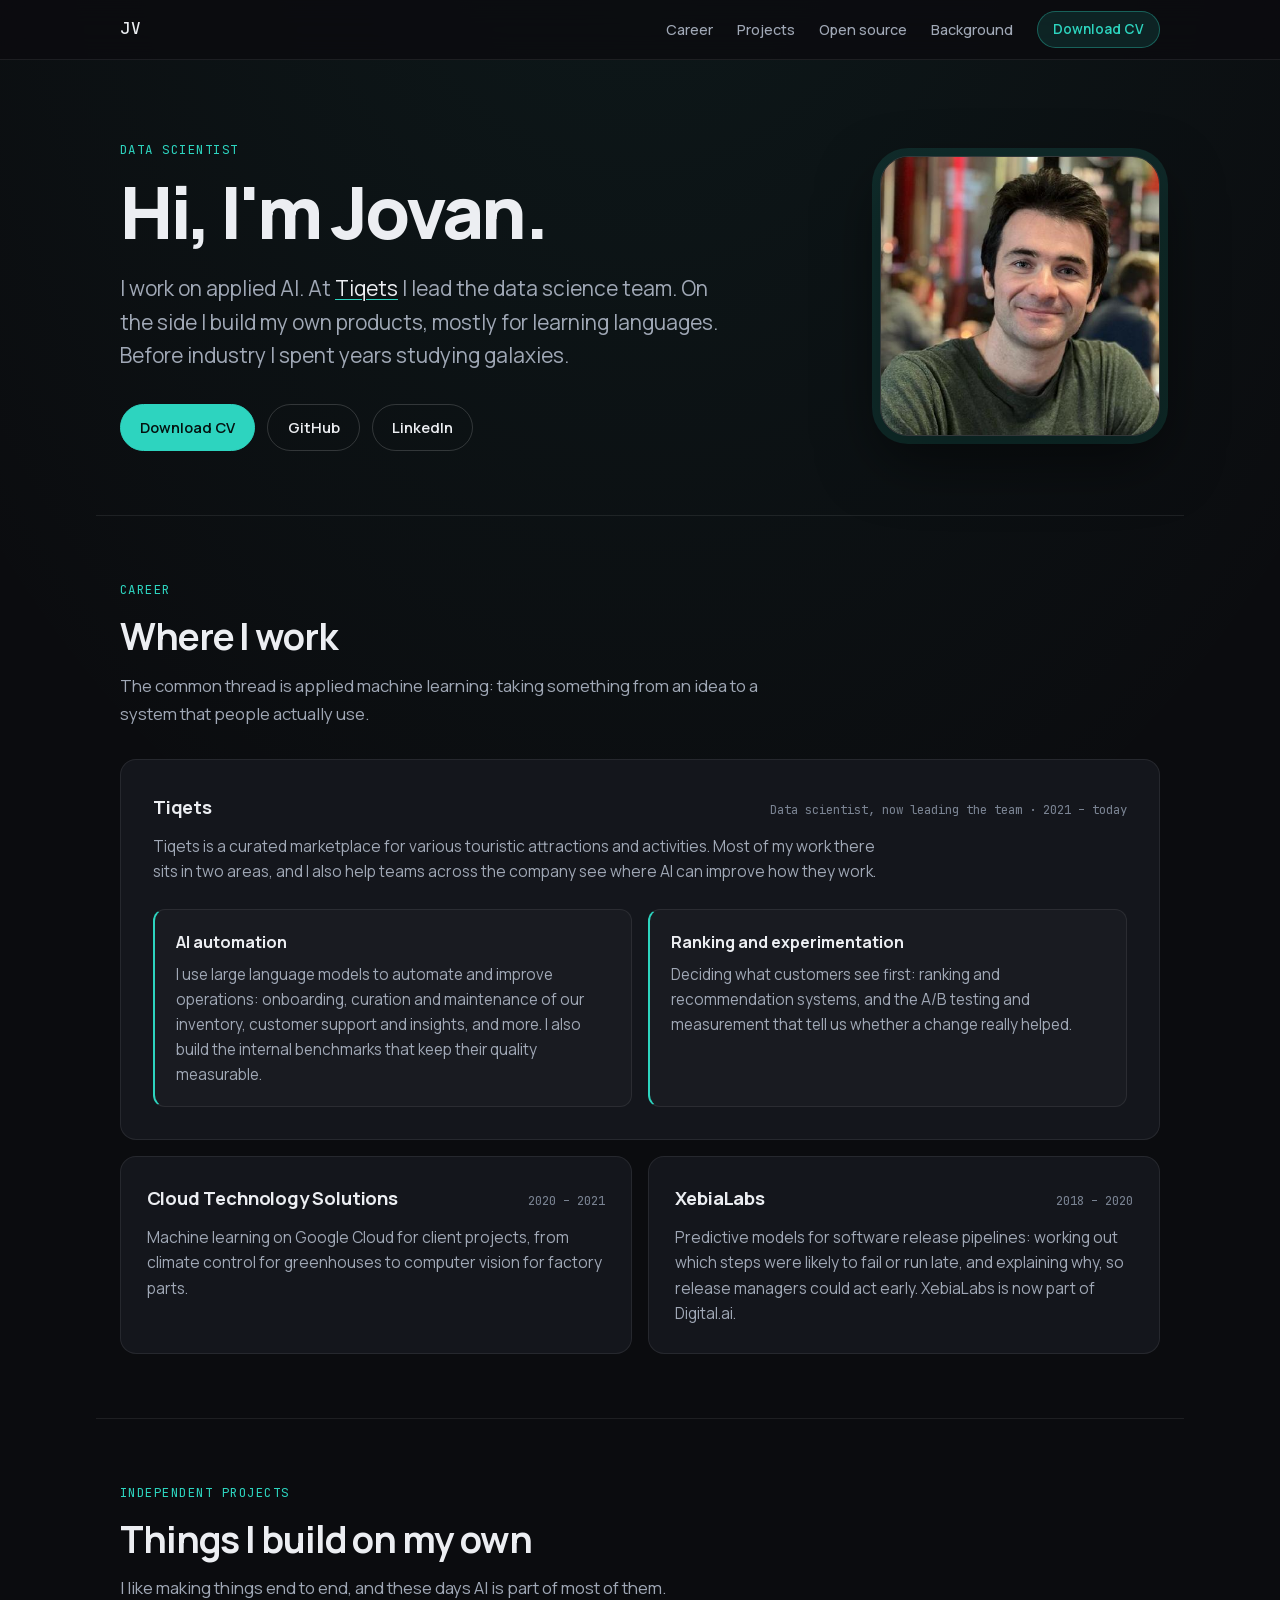
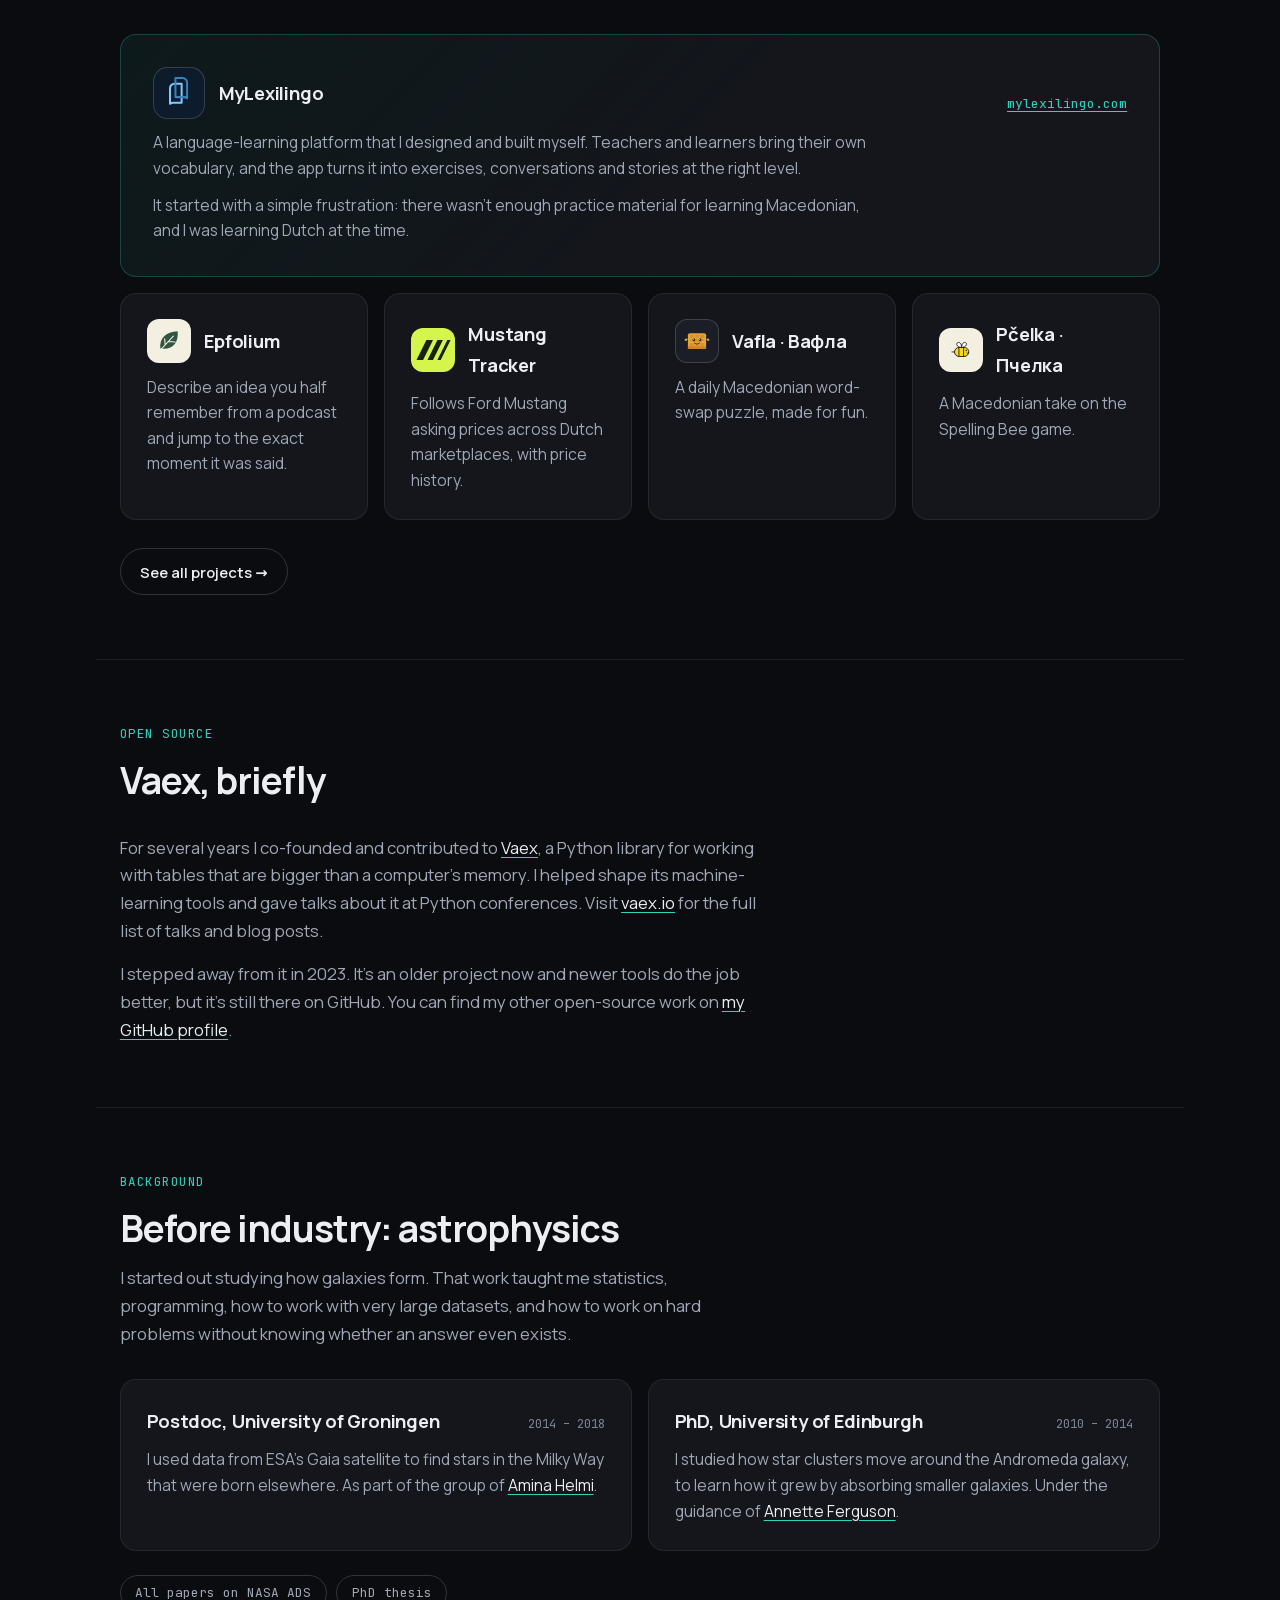
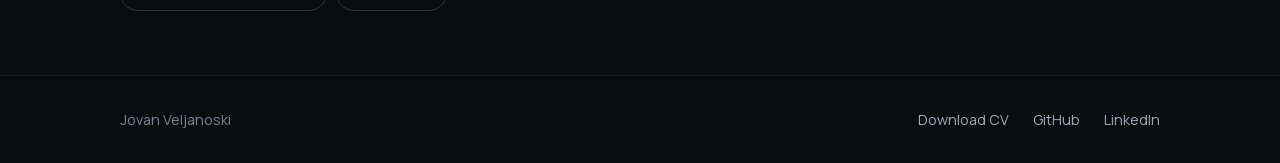
<file: index.html>
<!DOCTYPE html>
<html lang="en">
<head>
  <meta charset="utf-8">
  <meta name="viewport" content="width=device-width, initial-scale=1">
  <title>Jovan Veljanoski — Data scientist</title>
  <meta name="description" content="Data scientist leading applied AI at Tiqets. I also build my own products, mostly around language learning, and used to study galaxies.">
  <link rel="canonical" href="https://jlabs.dev/">
  <meta property="og:type" content="website">
  <meta property="og:site_name" content="Jovan Veljanoski">
  <meta property="og:title" content="Jovan Veljanoski — Data scientist">
  <meta property="og:description" content="Applied AI at Tiqets, independent projects, and a past life in astrophysics.">
  <meta property="og:url" content="https://jlabs.dev/">
  <meta property="og:image" content="https://jlabs.dev/assets/og.jpg">
  <meta property="og:image:width" content="1200">
  <meta property="og:image:height" content="630">
  <meta property="og:image:alt" content="Jovan Veljanoski, data scientist">
  <meta name="twitter:card" content="summary_large_image">
  <meta name="theme-color" content="#0b0c0f">
  <link rel="icon" href="favicon.svg" type="image/svg+xml">
  <link rel="preload" href="assets/fonts/manrope-latin.woff2" as="font" type="font/woff2" crossorigin>
  <link rel="preload" href="assets/fonts/jetbrains-mono-latin.woff2" as="font" type="font/woff2" crossorigin>
  <link rel="stylesheet" href="styles.css">
</head>
<body>
  <a class="skip-link" href="#main">Skip to content</a>

  <header class="site-header">
    <div class="wrap header-inner">
      <a class="brand" href="./" aria-label="Jovan Veljanoski, home">JV</a>
      <button class="nav-toggle" type="button" aria-expanded="false" aria-controls="site-nav">Menu</button>
      <nav class="site-nav" id="site-nav" aria-label="Primary">
        <a href="#work">Career</a>
        <a href="#projects">Projects</a>
        <a href="#open-source">Open source</a>
        <a href="#background">Background</a>
        <a class="btn btn-small" href="assets/Jovan-Veljanoski-CV.pdf" download>Download CV</a>
      </nav>
    </div>
  </header>

  <main id="main">

    <section class="hero wrap">
      <div>
        <p class="eyebrow">Data scientist</p>
        <h1>Hi, I'm Jovan.</h1>
        <p class="lead">
          I work on applied AI. At <a href="#work">Tiqets</a> I lead the data science team. On the side I build my own products, mostly for learning languages. Before industry I spent years studying galaxies.
        </p>
        <div class="actions">
          <a class="btn btn-primary" href="assets/Jovan-Veljanoski-CV.pdf" download>Download CV</a>
          <a class="btn" href="https://github.com/JovanVeljanoski" rel="me">GitHub</a>
          <a class="btn" href="https://www.linkedin.com/in/jovanvel/" rel="me">LinkedIn</a>
        </div>
      </div>
      <img class="portrait" src="assets/jovan.jpg" width="460" height="460" alt="Portrait of Jovan Veljanoski">
    </section>

    <section class="section wrap" id="work" aria-labelledby="work-h">
      <header class="section-head">
        <p class="eyebrow">Career</p>
        <h2 id="work-h">Where I work</h2>
        <p class="section-intro">The common thread is applied machine learning: taking something from an idea to a system that people actually use.</p>
      </header>

      <article class="card card-lg">
        <div class="card-top">
          <h3>Tiqets</h3>
          <span class="meta">Data scientist, now leading the team · 2021 – today</span>
        </div>
        <p>Tiqets is a curated marketplace for various touristic attractions and activities. Most of my work there sits in two areas, and I also help teams across the company see where AI can improve how they work.</p>
        <div class="grid-2">
          <div class="sub">
            <h4>AI automation</h4>
            <p>I use large language models to automate and improve operations: onboarding, curation and maintenance of our inventory, customer support and insights, and more. I also build the internal benchmarks that keep their quality measurable.</p>
          </div>
          <div class="sub">
            <h4>Ranking and experimentation</h4>
            <p>Deciding what customers see first: ranking and recommendation systems, and the A/B testing and measurement that tell us whether a change really helped.</p>
          </div>
        </div>
      </article>

      <div class="grid-2">
        <article class="card">
          <div class="card-top">
            <h3>Cloud Technology Solutions</h3>
            <span class="meta">2020 – 2021</span>
          </div>
          <p>Machine learning on Google Cloud for client projects, from climate control for greenhouses to computer vision for factory parts.</p>
        </article>
        <article class="card">
          <div class="card-top">
            <h3>XebiaLabs</h3>
            <span class="meta">2018 – 2020</span>
          </div>
          <p>Predictive models for software release pipelines: working out which steps were likely to fail or run late, and explaining why, so release managers could act early. XebiaLabs is now part of Digital.ai.</p>
        </article>
      </div>
    </section>

    <section class="section wrap" id="projects" aria-labelledby="projects-h">
      <header class="section-head">
        <p class="eyebrow">Independent projects</p>
        <h2 id="projects-h">Things I build on my own</h2>
        <p class="section-intro">I like making things end to end, and these days AI is part of most of them.</p>
      </header>

      <article class="card card-lg feature">
        <div class="card-top">
          <div class="head"><span class="logo logo-lg navy"><img src="assets/logos/mylexilingo.svg" alt=""></span><h3>MyLexilingo</h3></div>
          <a class="link-out" href="https://www.mylexilingo.com/">mylexilingo.com</a>
        </div>
        <p>A language-learning platform that I designed and built myself. Teachers and learners bring their own vocabulary, and the app turns it into exercises, conversations and stories at the right level.</p>
        <p>It started with a simple frustration: there wasn't enough practice material for learning Macedonian, and I was learning Dutch at the time.</p>
      </article>

      <div class="grid-4">
        <a class="card tile" href="https://www.epfolium.com/">
          <div class="head"><span class="logo light"><img src="assets/logos/epfolium.svg" alt=""></span><h3>Epfolium</h3></div>
          <p>Describe an idea you half remember from a podcast and jump to the exact moment it was said.</p>
        </a>
        <a class="card tile" href="https://mustang.jlabs.dev/">
          <div class="head"><span class="logo full"><img src="assets/logos/mustang.svg" alt=""></span><h3>Mustang Tracker</h3></div>
          <p>Follows Ford Mustang asking prices across Dutch marketplaces, with price history.</p>
        </a>
        <a class="card tile" href="https://vafla.mk/">
          <div class="head"><span class="logo"><img src="assets/logos/vafla.svg" alt=""></span><h3>Vafla · Вафла</h3></div>
          <p>A daily Macedonian word-swap puzzle, made for fun.</p>
        </a>
        <a class="card tile" href="https://pcelka.mk/">
          <div class="head"><span class="logo light"><img src="assets/logos/pcelka.svg" alt=""></span><h3>Pčelka · Пчелка</h3></div>
          <p>A Macedonian take on the Spelling Bee game.</p>
        </a>
      </div>

      <p class="more"><a class="btn" href="projects.html">See all projects →</a></p>
    </section>

    <section class="section wrap" id="open-source" aria-labelledby="oss-h">
      <header class="section-head">
        <p class="eyebrow">Open source</p>
        <h2 id="oss-h">Vaex, briefly</h2>
      </header>
      <div class="prose">
        <p>For several years I co-founded and contributed to <a href="https://github.com/vaexio/vaex">Vaex</a>, a Python library for working with tables that are bigger than a computer's memory. I helped shape its machine-learning tools and gave talks about it at Python conferences. Visit <a href="https://vaex.io/">vaex.io</a> for the full list of talks and blog posts.</p>
        <p>I stepped away from it in 2023. It's an older project now and newer tools do the job better, but it's still there on GitHub. You can find my other open-source work on <a href="https://github.com/JovanVeljanoski" rel="me">my GitHub profile</a>.</p>
      </div>
    </section>

    <section class="section wrap" id="background" aria-labelledby="bg-h">
      <header class="section-head">
        <p class="eyebrow">Background</p>
        <h2 id="bg-h">Before industry: astrophysics</h2>
        <p class="section-intro">I started out studying how galaxies form. That work taught me statistics, programming, how to work with very large datasets, and how to work on hard problems without knowing whether an answer even exists.</p>
      </header>

      <div class="grid-2">
        <article class="card">
          <div class="card-top">
            <h3>Postdoc, University of Groningen</h3>
            <span class="meta">2014 – 2018</span>
          </div>
          <p>I used data from ESA's Gaia satellite to find stars in the Milky Way that were born elsewhere. As part of the group of <a href="https://www.astro.rug.nl/~ahelmi/dev/">Amina Helmi</a>.</p>
        </article>
        <article class="card">
          <div class="card-top">
            <h3>PhD, University of Edinburgh</h3>
            <span class="meta">2010 – 2014</span>
          </div>
          <p>I studied how star clusters move around the Andromeda galaxy, to learn how it grew by absorbing smaller galaxies. Under the guidance of <a href="https://amnferguson.wixsite.com/annetteferguson">Annette Ferguson</a>.</p>
        </article>
      </div>

      <ul class="chips" aria-label="Research archives">
        <li><a href="https://ui.adsabs.harvard.edu/search/q=author%3A%22Veljanoski%2C%20J.%22">All papers on NASA ADS</a></li>
        <li><a href="https://era.ed.ac.uk/items/18a1020a-cd60-4ca2-a9ce-fd4037cbeadb">PhD thesis</a></li>
      </ul>
    </section>

  </main>

  <footer class="site-footer">
    <div class="wrap footer-inner">
      <p>Jovan Veljanoski</p>
      <p class="footer-links">
        <a href="assets/Jovan-Veljanoski-CV.pdf" download>Download CV</a>
        <a href="https://github.com/JovanVeljanoski" rel="me">GitHub</a>
        <a href="https://www.linkedin.com/in/jovanvel/" rel="me">LinkedIn</a>
      </p>
    </div>
  </footer>

  <script src="script.js"></script>
</body>
</html>
</file>
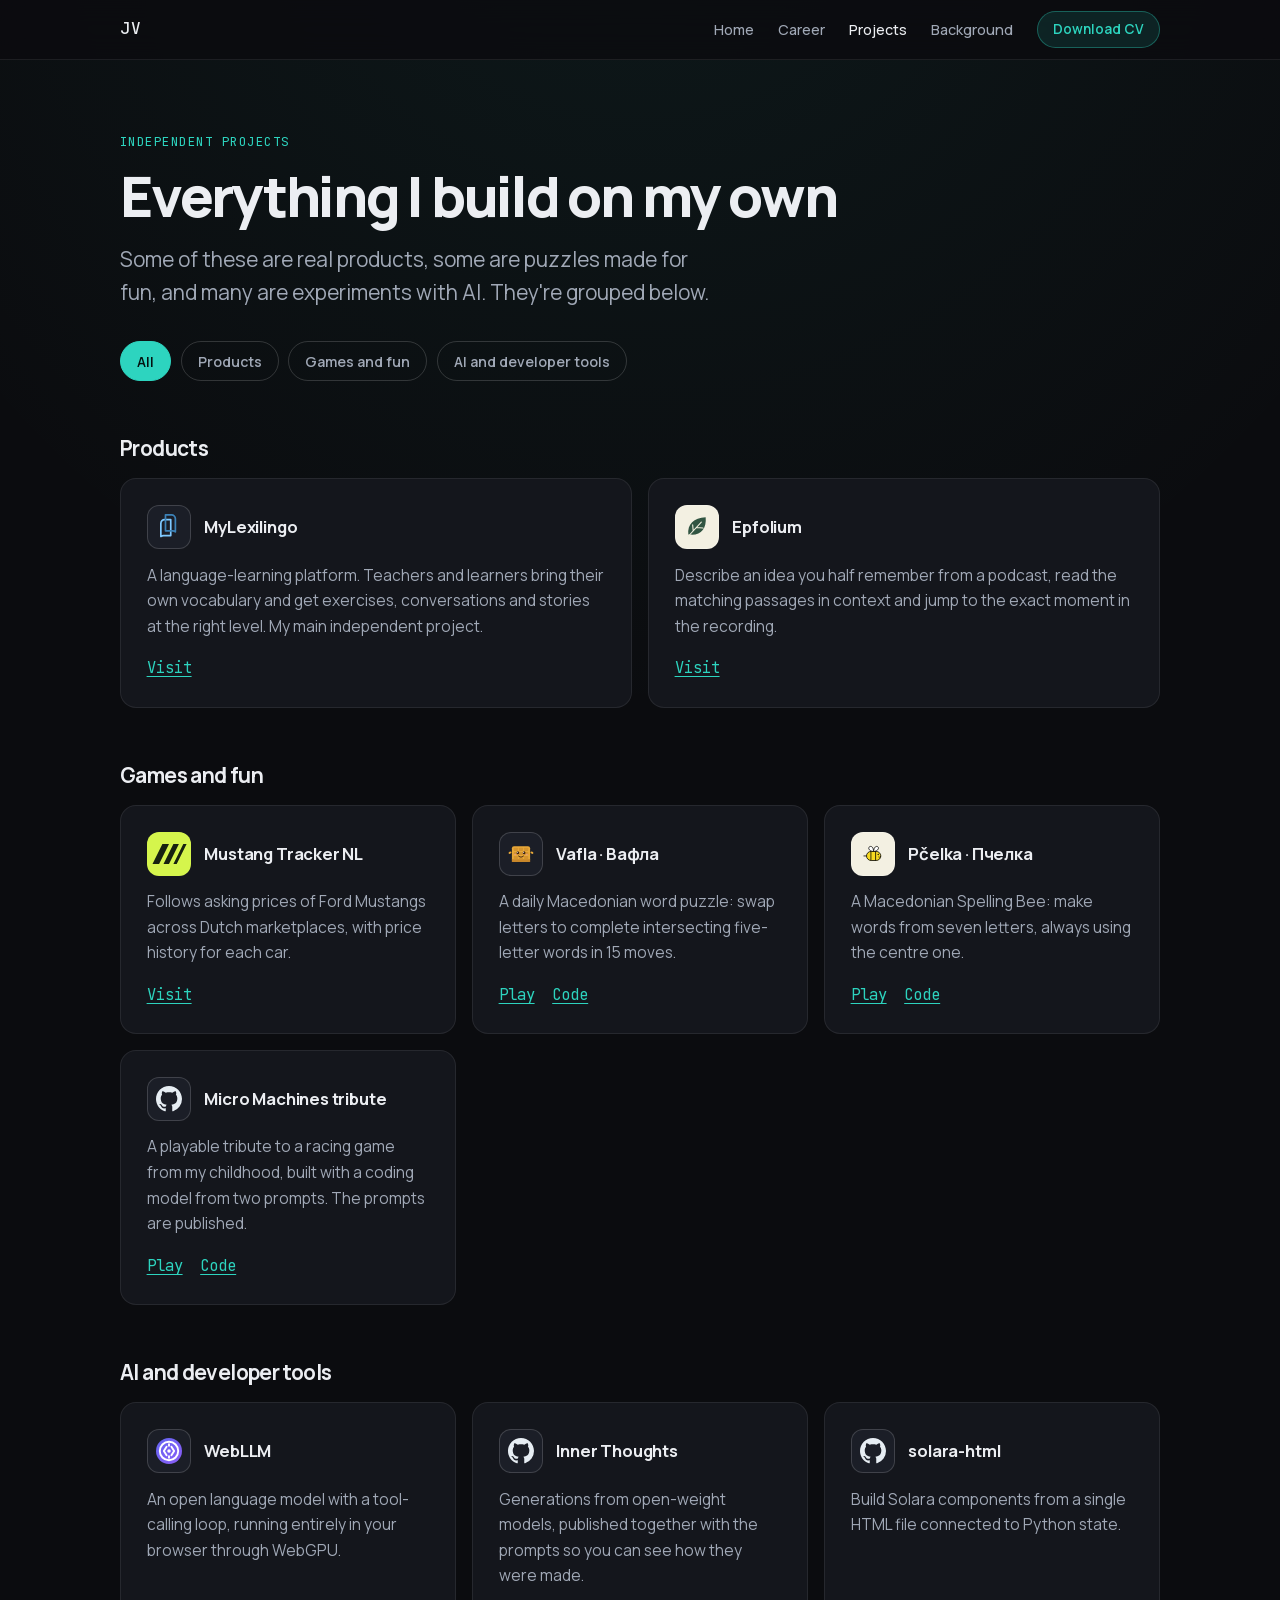
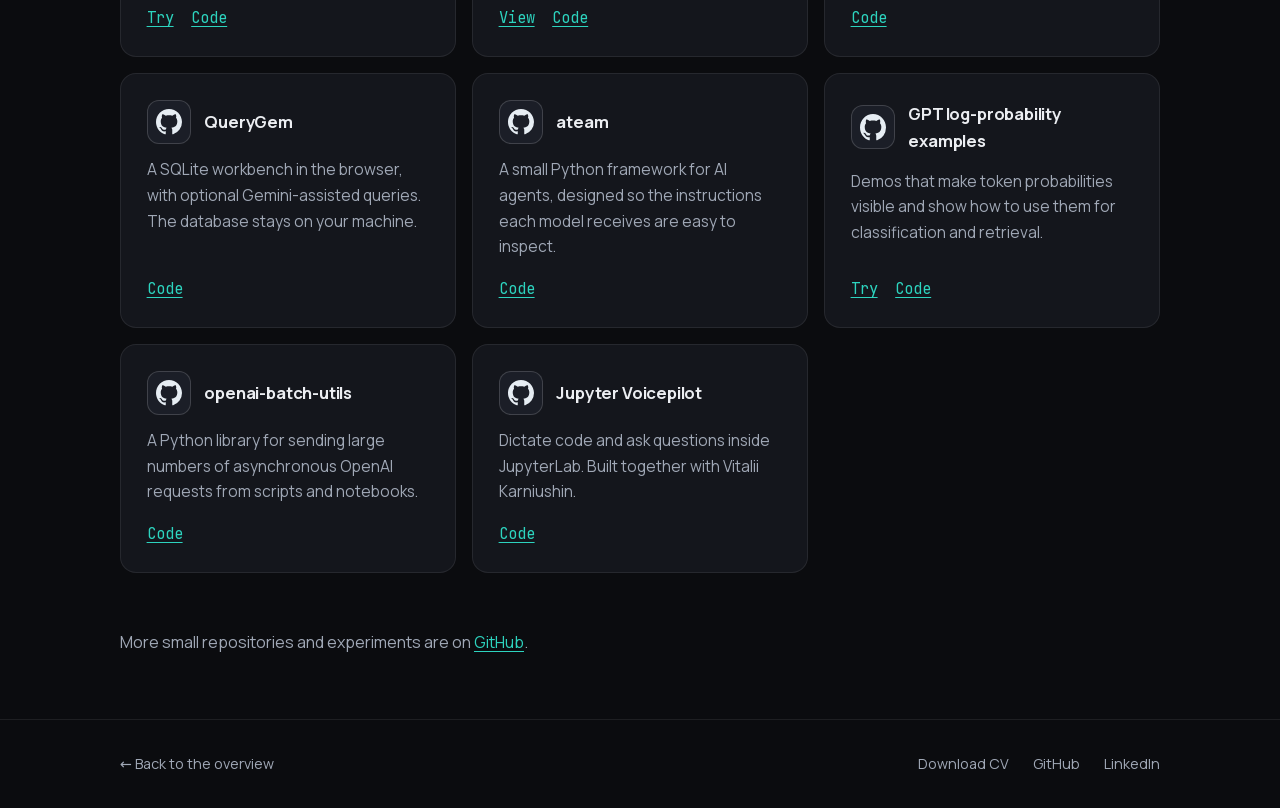
<file: projects.html>
<!DOCTYPE html>
<html lang="en">
<head>
  <meta charset="utf-8">
  <meta name="viewport" content="width=device-width, initial-scale=1">
  <title>Projects — Jovan Veljanoski</title>
  <meta name="description" content="Independent projects by Jovan Veljanoski: products, games and puzzles, and experiments with AI and developer tools.">
  <link rel="canonical" href="https://jlabs.dev/projects.html">
  <meta property="og:type" content="website">
  <meta property="og:site_name" content="Jovan Veljanoski">
  <meta property="og:title" content="Projects — Jovan Veljanoski">
  <meta property="og:description" content="Products, games and experiments I build on my own.">
  <meta property="og:url" content="https://jlabs.dev/projects.html">
  <meta property="og:image" content="https://jlabs.dev/assets/og.jpg">
  <meta property="og:image:width" content="1200">
  <meta property="og:image:height" content="630">
  <meta property="og:image:alt" content="Jovan Veljanoski, data scientist">
  <meta name="twitter:card" content="summary_large_image">
  <meta name="theme-color" content="#0b0c0f">
  <link rel="icon" href="favicon.svg" type="image/svg+xml">
  <link rel="preload" href="assets/fonts/manrope-latin.woff2" as="font" type="font/woff2" crossorigin>
  <link rel="preload" href="assets/fonts/jetbrains-mono-latin.woff2" as="font" type="font/woff2" crossorigin>
  <link rel="stylesheet" href="styles.css">
</head>
<body>
  <a class="skip-link" href="#main">Skip to content</a>

  <header class="site-header">
    <div class="wrap header-inner">
      <a class="brand" href="./" aria-label="Jovan Veljanoski, home">JV</a>
      <button class="nav-toggle" type="button" aria-expanded="false" aria-controls="site-nav">Menu</button>
      <nav class="site-nav" id="site-nav" aria-label="Primary">
        <a href="./">Home</a>
        <a href="index.html#work">Career</a>
        <a href="projects.html" aria-current="page">Projects</a>
        <a href="index.html#background">Background</a>
        <a class="btn btn-small" href="assets/Jovan-Veljanoski-CV.pdf" download>Download CV</a>
      </nav>
    </div>
  </header>

  <main id="main">
    <section class="page-head wrap">
      <p class="eyebrow">Independent projects</p>
      <h1>Everything I build on my own</h1>
      <p class="lead">Some of these are real products, some are puzzles made for fun, and many are experiments with AI. They're grouped below.</p>

      <div class="filters" role="group" aria-label="Filter projects">
        <button type="button" class="filter is-active" data-filter="all" aria-pressed="true">All</button>
        <button type="button" class="filter" data-filter="products" aria-pressed="false">Products</button>
        <button type="button" class="filter" data-filter="fun" aria-pressed="false">Games and fun</button>
        <button type="button" class="filter" data-filter="ai" aria-pressed="false">AI and developer tools</button>
      </div>
    </section>

    <section class="wrap project-group" data-group="products" aria-labelledby="g-products">
      <h2 id="g-products">Products</h2>
      <div class="grid-2">
        <article class="card project">
          <div class="head"><span class="logo"><img src="assets/logos/mylexilingo.svg" alt=""></span><h3>MyLexilingo</h3></div>
          <p>A language-learning platform. Teachers and learners bring their own vocabulary and get exercises, conversations and stories at the right level. My main independent project.</p>
          <p class="links"><a href="https://www.mylexilingo.com/">Visit</a></p>
        </article>
        <article class="card project">
          <div class="head"><span class="logo light"><img src="assets/logos/epfolium.svg" alt=""></span><h3>Epfolium</h3></div>
          <p>Describe an idea you half remember from a podcast, read the matching passages in context and jump to the exact moment in the recording.</p>
          <p class="links"><a href="https://www.epfolium.com/">Visit</a></p>
        </article>
      </div>
    </section>

    <section class="wrap project-group" data-group="fun" aria-labelledby="g-fun">
      <h2 id="g-fun">Games and fun</h2>
      <div class="grid-3">
        <article class="card project">
          <div class="head"><span class="logo full"><img src="assets/logos/mustang.svg" alt=""></span><h3>Mustang Tracker NL</h3></div>
          <p>Follows asking prices of Ford Mustangs across Dutch marketplaces, with price history for each car.</p>
          <p class="links"><a href="https://mustang.jlabs.dev/">Visit</a></p>
        </article>
        <article class="card project">
          <div class="head"><span class="logo"><img src="assets/logos/vafla.svg" alt=""></span><h3>Vafla · Вафла</h3></div>
          <p>A daily Macedonian word puzzle: swap letters to complete intersecting five-letter words in 15 moves.</p>
          <p class="links"><a href="https://vafla.mk/">Play</a><a href="https://github.com/JovanVeljanoski/mkwaffle">Code</a></p>
        </article>
        <article class="card project">
          <div class="head"><span class="logo light"><img src="assets/logos/pcelka.svg" alt=""></span><h3>Pčelka · Пчелка</h3></div>
          <p>A Macedonian Spelling Bee: make words from seven letters, always using the centre one.</p>
          <p class="links"><a href="https://pcelka.mk/">Play</a><a href="https://github.com/JovanVeljanoski/mkbee">Code</a></p>
        </article>
        <article class="card project">
          <div class="head"><span class="logo"><img src="assets/logos/github.svg" alt=""></span><h3>Micro Machines tribute</h3></div>
          <p>A playable tribute to a racing game from my childhood, built with a coding model from two prompts. The prompts are published.</p>
          <p class="links"><a href="https://jovanveljanoski.github.io/micromachines/">Play</a><a href="https://github.com/JovanVeljanoski/micromachines">Code</a></p>
        </article>
      </div>
    </section>

    <section class="wrap project-group" data-group="ai" aria-labelledby="g-ai">
      <h2 id="g-ai">AI and developer tools</h2>
      <div class="grid-3">
        <article class="card project">
          <div class="head"><span class="logo"><img src="assets/logos/webllm.svg" alt=""></span><h3>WebLLM</h3></div>
          <p>An open language model with a tool-calling loop, running entirely in your browser through WebGPU.</p>
          <p class="links"><a href="https://jovanveljanoski.github.io/webllm/">Try</a><a href="https://github.com/JovanVeljanoski/webllm">Code</a></p>
        </article>
        <article class="card project">
          <div class="head"><span class="logo"><img src="assets/logos/github.svg" alt=""></span><h3>Inner Thoughts</h3></div>
          <p>Generations from open-weight models, published together with the prompts so you can see how they were made.</p>
          <p class="links"><a href="https://jovanveljanoski.github.io/inner-thoughts/">View</a><a href="https://github.com/JovanVeljanoski/inner-thoughts">Code</a></p>
        </article>
        <article class="card project">
          <div class="head"><span class="logo"><img src="assets/logos/github.svg" alt=""></span><h3>solara-html</h3></div>
          <p>Build Solara components from a single HTML file connected to Python state.</p>
          <p class="links"><a href="https://github.com/JovanVeljanoski/solara-html">Code</a></p>
        </article>
        <article class="card project">
          <div class="head"><span class="logo"><img src="assets/logos/github.svg" alt=""></span><h3>QueryGem</h3></div>
          <p>A SQLite workbench in the browser, with optional Gemini-assisted queries. The database stays on your machine.</p>
          <p class="links"><a href="https://github.com/JovanVeljanoski/querygem">Code</a></p>
        </article>
        <article class="card project">
          <div class="head"><span class="logo"><img src="assets/logos/github.svg" alt=""></span><h3>ateam</h3></div>
          <p>A small Python framework for AI agents, designed so the instructions each model receives are easy to inspect.</p>
          <p class="links"><a href="https://github.com/JovanVeljanoski/ateam">Code</a></p>
        </article>
        <article class="card project">
          <div class="head"><span class="logo"><img src="assets/logos/github.svg" alt=""></span><h3>GPT log-probability examples</h3></div>
          <p>Demos that make token probabilities visible and show how to use them for classification and retrieval.</p>
          <p class="links"><a href="https://huggingface.co/spaces/Jovan31/openai-gpt-logprobs-examples">Try</a><a href="https://github.com/JovanVeljanoski/openai-gpt-logprobs-examples">Code</a></p>
        </article>
        <article class="card project">
          <div class="head"><span class="logo"><img src="assets/logos/github.svg" alt=""></span><h3>openai-batch-utils</h3></div>
          <p>A Python library for sending large numbers of asynchronous OpenAI requests from scripts and notebooks.</p>
          <p class="links"><a href="https://github.com/JovanVeljanoski/openai-batch-utils">Code</a></p>
        </article>
        <article class="card project">
          <div class="head"><span class="logo"><img src="assets/logos/github.svg" alt=""></span><h3>Jupyter Voicepilot</h3></div>
          <p>Dictate code and ask questions inside JupyterLab. Built together with Vitalii Karniushin.</p>
          <p class="links"><a href="https://github.com/JovanVeljanoski/jupyter-voicepilot">Code</a></p>
        </article>
      </div>
    </section>

    <section class="wrap project-more">
      <p>More small repositories and experiments are on <a href="https://github.com/JovanVeljanoski" rel="me">GitHub</a>.</p>
    </section>
  </main>

  <footer class="site-footer">
    <div class="wrap footer-inner">
      <p><a href="./">← Back to the overview</a></p>
      <p class="footer-links">
        <a href="assets/Jovan-Veljanoski-CV.pdf" download>Download CV</a>
        <a href="https://github.com/JovanVeljanoski" rel="me">GitHub</a>
        <a href="https://www.linkedin.com/in/jovanvel/" rel="me">LinkedIn</a>
      </p>
    </div>
  </footer>

  <script src="script.js"></script>
</body>
</html>
</file>
<file: styles.css>
@font-face {
  font-family: "JetBrains Mono";
  font-weight: 100 800;
  font-display: swap;
  src: url("assets/fonts/jetbrains-mono-cyrillic.woff2") format("woff2");
  unicode-range: U+0301, U+0400-045F, U+0490-0491, U+04B0-04B1, U+2116;
}

@font-face {
  font-family: "JetBrains Mono";
  font-weight: 100 800;
  font-display: swap;
  src: url("assets/fonts/jetbrains-mono-latin-ext.woff2") format("woff2");
  unicode-range: U+0100-02BA, U+02BD-02C5, U+02C7-02CC, U+02CE-02D7, U+02DD-02FF, U+0304, U+0308, U+0329, U+1D00-1DBF, U+1E00-1E9F, U+1EF2-1EFF, U+2020, U+20A0-20AB, U+20AD-20C4, U+2113, U+2C60-2C7F, U+A720-A7FF;
}

@font-face {
  font-family: "JetBrains Mono";
  font-weight: 100 800;
  font-display: swap;
  src: url("assets/fonts/jetbrains-mono-latin.woff2") format("woff2");
  unicode-range: U+0000-00FF, U+0131, U+0152-0153, U+02BB-02BC, U+02C6, U+02DA, U+02DC, U+0304, U+0308, U+0329, U+2000-206F, U+20AC, U+2122, U+2191, U+2193, U+2212, U+2215, U+FEFF, U+FFFD;
}

@font-face {
  font-family: "Manrope";
  font-weight: 200 800;
  font-display: swap;
  src: url("assets/fonts/manrope-cyrillic.woff2") format("woff2");
  unicode-range: U+0301, U+0400-045F, U+0490-0491, U+04B0-04B1, U+2116;
}

@font-face {
  font-family: "Manrope";
  font-weight: 200 800;
  font-display: swap;
  src: url("assets/fonts/manrope-latin-ext.woff2") format("woff2");
  unicode-range: U+0100-02BA, U+02BD-02C5, U+02C7-02CC, U+02CE-02D7, U+02DD-02FF, U+0304, U+0308, U+0329, U+1D00-1DBF, U+1E00-1E9F, U+1EF2-1EFF, U+2020, U+20A0-20AB, U+20AD-20C4, U+2113, U+2C60-2C7F, U+A720-A7FF;
}

@font-face {
  font-family: "Manrope";
  font-weight: 200 800;
  font-display: swap;
  src: url("assets/fonts/manrope-latin.woff2") format("woff2");
  unicode-range: U+0000-00FF, U+0131, U+0152-0153, U+02BB-02BC, U+02C6, U+02DA, U+02DC, U+0304, U+0308, U+0329, U+2000-206F, U+20AC, U+2122, U+2191, U+2193, U+2212, U+2215, U+FEFF, U+FFFD;
}

:root {
  --bg: #0b0c0f;
  --card: #14161c;
  --card-hover: #191c24;
  --border: rgba(255, 255, 255, 0.08);
  --border-bright: rgba(255, 255, 255, 0.16);
  --text: #eceef2;
  --text-muted: #a0a8b6;
  --text-dim: #7a8392;
  --accent: #2dd4bf;
  --accent-hover: #5eead4;
  --accent-soft: rgba(45, 212, 191, 0.12);
  --on-accent: #04110f;
  --font-sans: "Manrope", system-ui, -apple-system, "Segoe UI", sans-serif;
  --font-mono: "JetBrains Mono", ui-monospace, "SF Mono", Menlo, monospace;
  --max: 68rem;
  --header-h: 3.75rem;
}

*, *::before, *::after { box-sizing: border-box; }

html {
  scroll-behavior: smooth;
  scroll-padding-top: calc(var(--header-h) + 1rem);
  color-scheme: dark;
}

@media (prefers-reduced-motion: reduce) {
  html { scroll-behavior: auto; }
  * { transition: none !important; }
}

body {
  margin: 0;
  font-family: var(--font-sans);
  line-height: 1.65;
  color: var(--text);
  background: var(--bg) radial-gradient(ellipse 70% 40% at 50% -10%, rgba(45, 212, 191, 0.07), transparent) no-repeat;
  -webkit-font-smoothing: antialiased;
}

img { display: block; max-width: 100%; height: auto; }

a { color: var(--accent); text-underline-offset: 3px; text-decoration-thickness: 1px; }
a:hover { color: var(--accent-hover); }

:focus-visible { outline: 2px solid var(--accent); outline-offset: 3px; border-radius: 6px; }

h1, h2, h3, h4, p { margin: 0; }

.wrap { width: 100%; max-width: var(--max); margin-inline: auto; padding-inline: 1.5rem; }

.skip-link {
  position: absolute; left: 1rem; top: -4rem; z-index: 100;
  background: var(--accent); color: var(--on-accent); padding: 0.5rem 1rem; border-radius: 8px; font-weight: 600;
}
.skip-link:focus { top: 1rem; }

.site-header {
  position: sticky; top: 0; z-index: 50; height: var(--header-h);
  background: rgba(11, 12, 15, 0.82);
  backdrop-filter: blur(14px);
  -webkit-backdrop-filter: blur(14px);
  border-bottom: 1px solid var(--border);
}
.header-inner { display: flex; align-items: center; justify-content: space-between; height: 100%; }
.brand { font-family: var(--font-mono); font-weight: 500; letter-spacing: 0.04em; color: var(--text); text-decoration: none; }
.brand:hover { color: var(--accent); }
.site-nav { display: flex; align-items: center; gap: 1.5rem; }
.site-nav a:not(.btn) { color: var(--text-muted); text-decoration: none; font-size: 0.9rem; font-weight: 500; }
.site-nav a:not(.btn):hover, .site-nav a[aria-current="page"] { color: var(--text); }
.nav-toggle {
  display: none; font: inherit; font-size: 0.85rem; font-weight: 600; color: var(--text); cursor: pointer;
  background: transparent; border: 1px solid var(--border-bright); border-radius: 999px; padding: 0.35rem 0.9rem;
}

.btn {
  display: inline-flex; align-items: center; justify-content: center;
  padding: 0.65rem 1.2rem; border-radius: 999px;
  border: 1px solid var(--border-bright); background: transparent;
  color: var(--text); font: inherit; font-size: 0.92rem; font-weight: 600; text-decoration: none;
  transition: background 0.2s, border-color 0.2s, color 0.2s;
}
.btn:hover { border-color: var(--accent); color: var(--accent); }
.btn-primary { background: var(--accent); border-color: var(--accent); color: var(--on-accent); }
.btn-primary:hover { background: var(--accent-hover); border-color: var(--accent-hover); color: var(--on-accent); }
.btn-small { padding: 0.4rem 0.95rem; font-size: 0.85rem; background: var(--accent-soft); border-color: rgba(45, 212, 191, 0.35); color: var(--accent); }

.eyebrow {
  font-family: var(--font-mono); font-size: 0.78rem; letter-spacing: 0.12em; text-transform: uppercase;
  color: var(--accent); margin-bottom: 0.9rem;
}
h1 { font-size: clamp(2.6rem, 6vw, 4.5rem); font-weight: 800; letter-spacing: -0.04em; line-height: 1.04; }
h2 { font-size: clamp(1.7rem, 3.2vw, 2.3rem); font-weight: 700; letter-spacing: -0.03em; line-height: 1.15; }
h3 { font-size: 1.15rem; font-weight: 700; letter-spacing: -0.01em; }
h4 { font-size: 1rem; font-weight: 700; margin-bottom: 0.4rem; }
.lead { font-size: clamp(1.1rem, 1.8vw, 1.3rem); line-height: 1.6; color: var(--text-muted); max-width: 38rem; }

.lead a, .prose a, .card p:not(.links) a { color: var(--text); text-decoration-color: var(--accent); }
.lead a:hover, .prose a:hover, .card p:not(.links) a:hover { color: var(--accent); }

.hero { display: grid; grid-template-columns: minmax(0, 1fr) 280px; gap: 3rem; align-items: center; padding-block: 5rem 4rem; }
.hero h1 { margin-bottom: 1.4rem; }
.actions { display: flex; flex-wrap: wrap; gap: 0.75rem; margin-top: 2rem; }
.portrait {
  width: 280px; height: 280px; object-fit: cover; border-radius: 28px;
  border: 1px solid var(--border-bright);
  box-shadow: 0 0 0 8px var(--accent-soft), 0 24px 60px rgba(0, 0, 0, 0.5);
}

.section { padding-block: 4rem; border-top: 1px solid var(--border); }
.section-head { margin-bottom: 2rem; max-width: 40rem; }
.section-intro { margin-top: 0.9rem; color: var(--text-muted); font-size: 1.05rem; }

.card {
  position: relative; padding: 1.6rem; color: var(--text);
  background: var(--card); border: 1px solid var(--border); border-radius: 16px;
  transition: border-color 0.25s, background 0.25s, transform 0.25s;
}
.card:hover { border-color: var(--border-bright); background: var(--card-hover); }
.card p { color: var(--text-muted); font-size: 0.97rem; margin-top: 0.7rem; }
.card-lg { padding: 2rem; margin-bottom: 1rem; }
.card-lg > p { max-width: 46rem; }
.card-lg .grid-2 { margin-top: 1.5rem; }
.card-top { display: flex; flex-wrap: wrap; align-items: baseline; justify-content: space-between; gap: 0.25rem 1rem; }
.meta { font-family: var(--font-mono); font-size: 0.78rem; color: var(--text-dim); }
.link-out { font-family: var(--font-mono); font-size: 0.82rem; }

.head { display: flex; align-items: center; gap: 0.85rem; min-width: 0; }
.tile .head, .project > .head { margin-bottom: 0.15rem; }
.logo {
  flex: none; display: grid; place-items: center; overflow: hidden;
  width: 2.75rem; height: 2.75rem; border-radius: 0.75rem;
  background: #1b1e27; border: 1px solid var(--border-bright);
}
.logo img { width: 62%; height: 62%; object-fit: contain; }
.logo.light { background: #f3f0e2; }
.logo.navy { background: #0d1b2c; }
.logo.full { border: 0; }
.logo.full img { width: 100%; height: 100%; }
.logo-lg { width: 3.25rem; height: 3.25rem; border-radius: 0.9rem; }

.grid-2, .grid-3, .grid-4 { display: grid; gap: 1rem; }
.grid-2 { grid-template-columns: repeat(2, minmax(0, 1fr)); }
.grid-3 { grid-template-columns: repeat(3, minmax(0, 1fr)); }
.grid-4 { grid-template-columns: repeat(4, minmax(0, 1fr)); margin-top: 1rem; }

.sub {
  padding: 1.2rem 1.3rem; border-radius: 12px; background: rgba(255, 255, 255, 0.025);
  border: 1px solid var(--border); border-left: 2px solid var(--accent);
  transition: background 0.25s, border-color 0.25s, transform 0.25s;
}
.sub p { margin-top: 0; font-size: 0.95rem; }
.sub:hover { background: var(--accent-soft); border-color: rgba(45, 212, 191, 0.4); transform: translateY(-2px); }

.feature { border-color: rgba(45, 212, 191, 0.25); background: linear-gradient(135deg, rgba(45, 212, 191, 0.07), var(--card) 55%); }

.tile { display: block; text-decoration: none; }
.tile:hover { transform: translateY(-3px); border-color: rgba(45, 212, 191, 0.45); }

.more { margin-top: 1.75rem; }

.prose { max-width: 40rem; }
.prose p { color: var(--text-muted); font-size: 1.05rem; }
.prose p + p { margin-top: 1rem; }

.chips { list-style: none; display: flex; flex-wrap: wrap; gap: 0.6rem; padding: 0; margin: 1.5rem 0 0; }
.chips a {
  display: inline-block; padding: 0.4rem 0.9rem; border-radius: 999px; border: 1px solid var(--border-bright);
  color: var(--text-muted); text-decoration: none; font-family: var(--font-mono); font-size: 0.8rem;
}
.chips a:hover { color: var(--accent); border-color: var(--accent); }

.page-head { padding-block: 4.5rem 2rem; }
.page-head h1 { font-size: clamp(2.2rem, 5vw, 3.5rem); margin-bottom: 1.1rem; }
.filters { display: flex; flex-wrap: wrap; gap: 0.6rem; margin-top: 2rem; }
.filter {
  font: inherit; font-size: 0.88rem; font-weight: 600; color: var(--text-muted); cursor: pointer;
  background: transparent; border: 1px solid var(--border-bright); border-radius: 999px; padding: 0.45rem 1rem;
  transition: color 0.2s, border-color 0.2s, background 0.2s;
}
.filter:hover { color: var(--text); }
.filter.is-active { color: var(--on-accent); background: var(--accent); border-color: var(--accent); }

.project-group { padding-block: 1.5rem 2rem; }
.project-group h2 { font-size: 1.3rem; margin-bottom: 1.1rem; }
.project { display: flex; flex-direction: column; }
.project h3 { font-size: 1.05rem; }
.project .links { display: flex; gap: 1.1rem; margin-top: auto; padding-top: 1rem; font-family: var(--font-mono); }
.project-more { padding-block: 1.5rem 4rem; color: var(--text-muted); }

.site-footer { border-top: 1px solid var(--border); padding-block: 2rem; color: var(--text-dim); font-size: 0.9rem; }
.footer-inner { display: flex; flex-wrap: wrap; justify-content: space-between; gap: 1rem; }
.footer-links { display: flex; gap: 1.5rem; }
.site-footer a { color: var(--text-muted); text-decoration: none; }
.site-footer a:hover { color: var(--accent); }

.spotlight {
  position: fixed; inset: 0; z-index: 60; pointer-events: none; opacity: 0; transition: opacity 0.8s;
  background: radial-gradient(560px circle at var(--sx, 50%) var(--sy, 50%), rgba(94, 234, 212, 0.07), transparent 72%);
}
.spotlight.is-on { opacity: 1; }

.card::after {
  content: ""; position: absolute; inset: 0; border-radius: inherit; pointer-events: none;
  opacity: 0; transition: opacity 0.35s;
  background: radial-gradient(260px circle at var(--mx, 50%) var(--my, 50%), rgba(45, 212, 191, 0.09), transparent 70%);
}
.card:hover::after { opacity: 1; }

@media (max-width: 960px) {
  .grid-3, .grid-4 { grid-template-columns: repeat(2, minmax(0, 1fr)); }
}

@media (max-width: 760px) {
  .hero { grid-template-columns: 1fr; gap: 2rem; padding-block: 3rem 2.5rem; }
  .portrait { order: -1; width: 140px; height: 140px; border-radius: 22px; box-shadow: 0 0 0 6px var(--accent-soft); }
  .grid-2, .grid-3, .grid-4 { grid-template-columns: 1fr; }
  .section { padding-block: 3rem; }
  .card-lg { padding: 1.4rem; }

  .nav-toggle { display: inline-block; }
  .site-nav {
    display: none; position: absolute; top: var(--header-h); left: 0; right: 0;
    flex-direction: column; align-items: flex-start; gap: 1rem; padding: 1.25rem 1.5rem 1.5rem;
    background: rgba(11, 12, 15, 0.97); border-bottom: 1px solid var(--border);
  }
  .site-nav.is-open { display: flex; }
}
</file>
